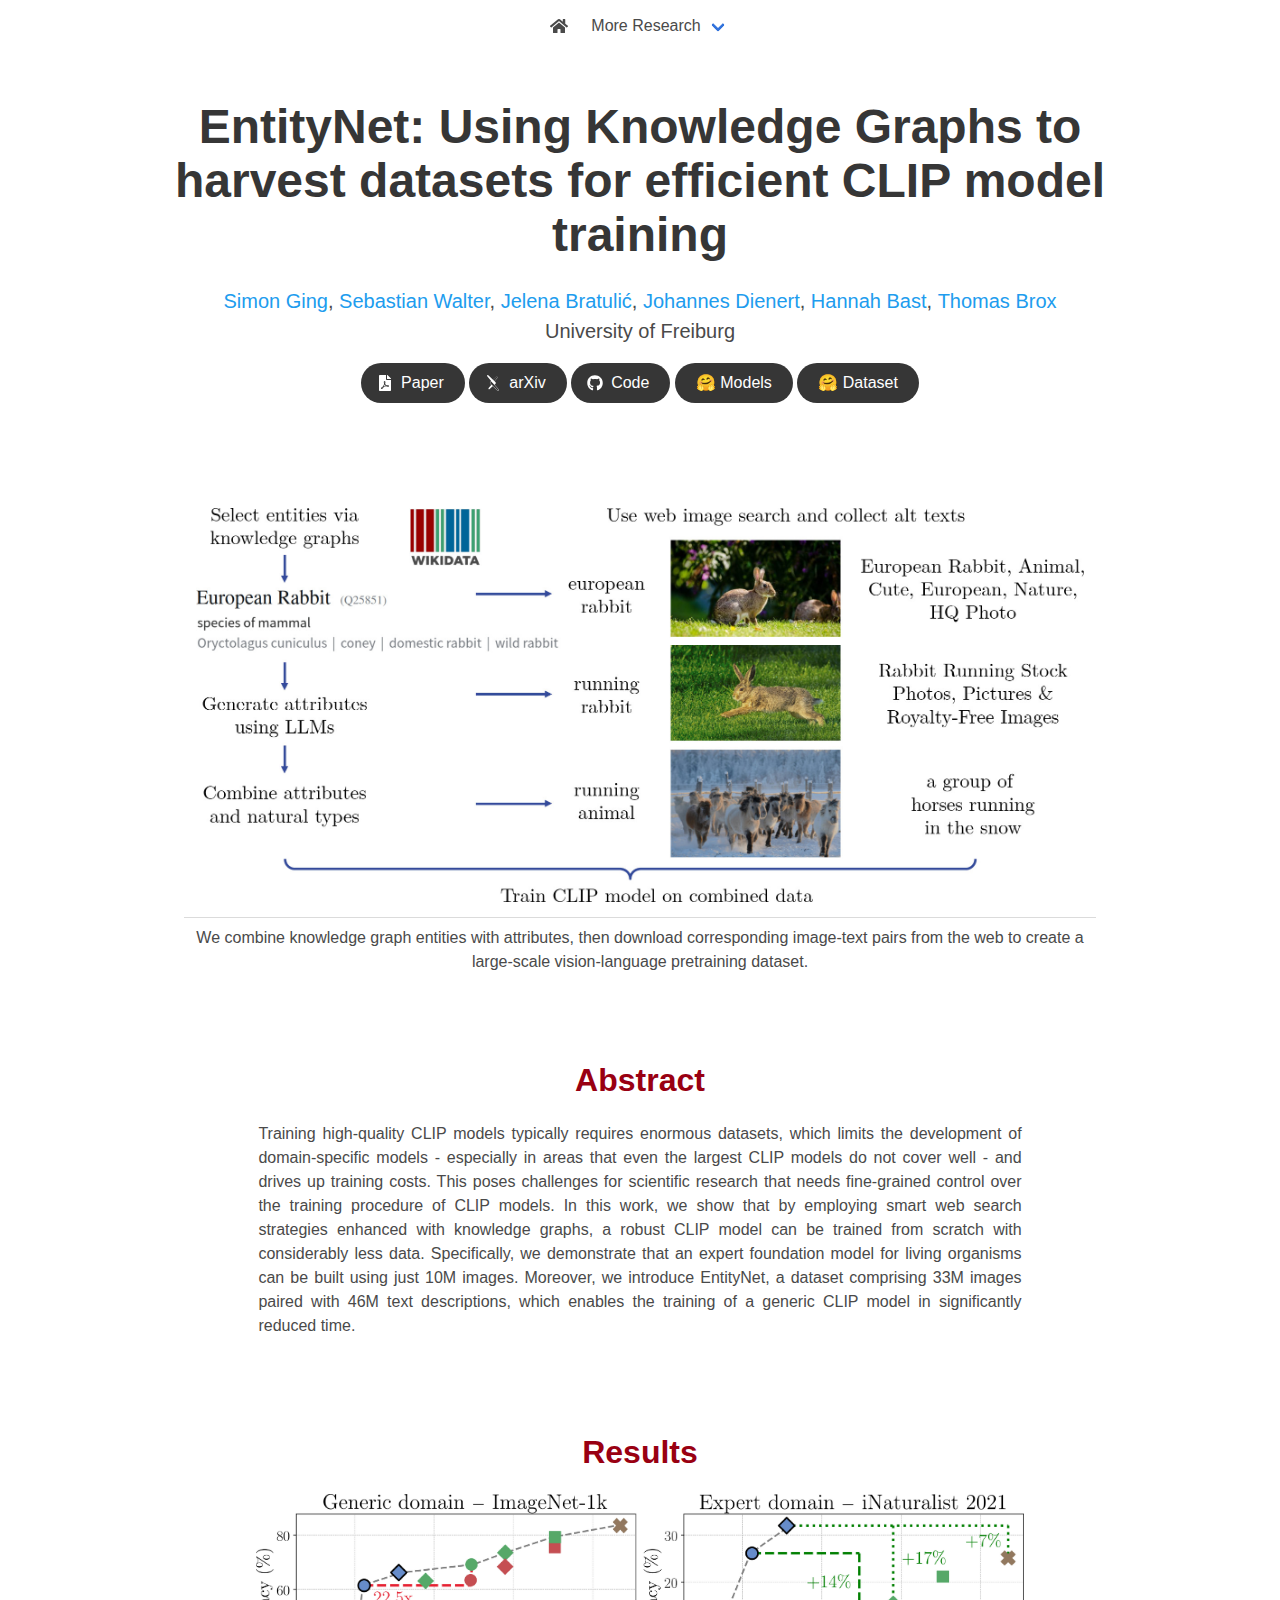
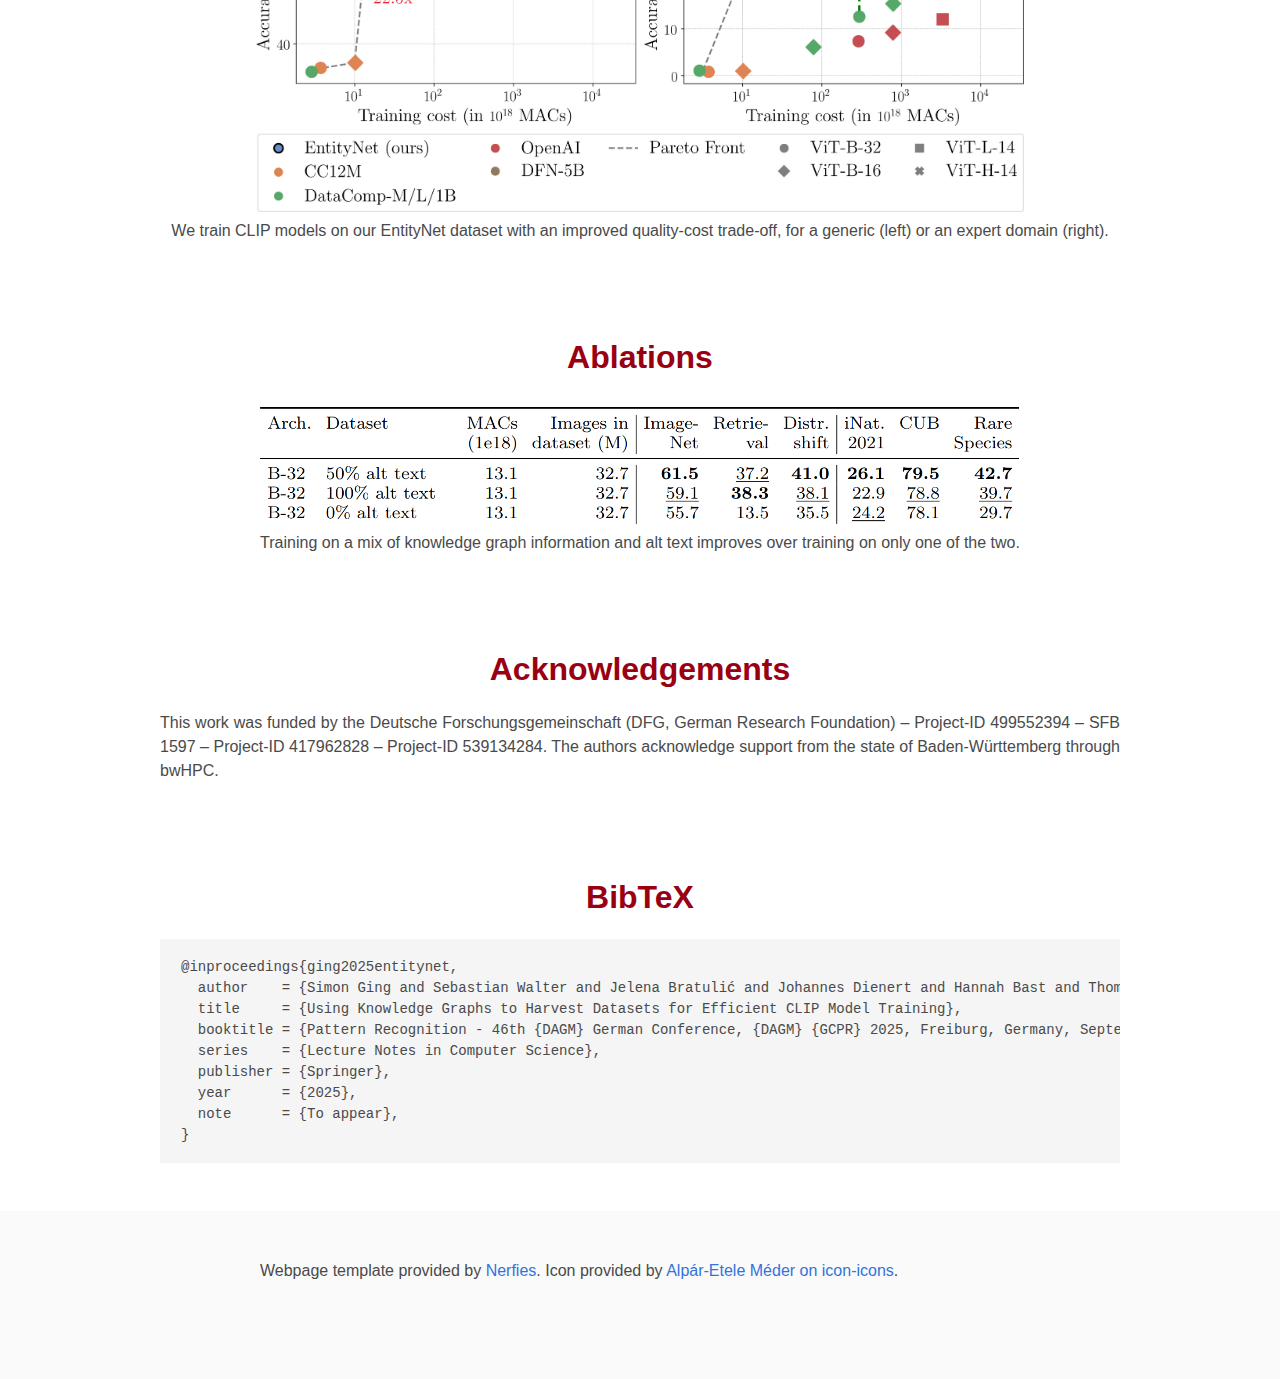
<file: index.html>
<!DOCTYPE html>
<html class="fontawesome-i2svg-active fontawesome-i2svg-complete ubymm idc0_343">
<head>
    <meta http-equiv="content-type" content="text/html; charset=UTF-8">
    <meta charset="utf-8">
    <meta name="description"
          content="Using Knowledge Graphs to harvest datasets for efficient CLIP model training">
    <meta name="keywords" content="Keywords">
    <meta name="viewport" content="width=device-width, initial-scale=1">
    <title>EntityNet</title>

    <link rel="icon" href="bunny.ico" type="image/x-icon">

    <link rel="stylesheet" href="svgstuff.css">
    <link rel="stylesheet" href="bulma.min.css">
    <link rel="stylesheet" href="bulma-carousel.min.css">
    <link rel="stylesheet" href="bulma-slider.min.css">
    <link rel="stylesheet" href="fontawesome.all.min.css">
    <link rel="stylesheet" href="academicons.min.css">
    <link rel="stylesheet" href="projects.css">

    <script src="jquery.min.js"></script>
    <script src="main.js"></script>
    <script src="ViewSDKInterface.js"></script>
    <script defer="defer" src="fontawesome.all.min.js"></script>
    <script src="bulma-carousel.min.js"></script>
    <script src="bulma-slider.min.js"></script>
    <script src="projects.js"></script>
    <style>.ViewSDK_hideOverflow {
        overflow: hidden;
    }</style>
    <style>.ViewSDK_parentRelativeWidth {
        width: 100%;
    }</style>
    <style>.ViewSDK_viewportRelativeWidth {
        width: 100vw;
    }</style>
    <style>.ViewSDK_parentRelativeHeight {
        height: 100%;
    }</style>
    <style>.ViewSDK_viewportRelativeHeight {
        height: 100vh;
    }</style>
    <style>.ViewSDK_fullScreenPDFViewer {
        width: 100vw !important;
        height: 100vh !important;
        max-width: 100vw !important;
        max-height: 100vh !important;
        position: fixed;
        top: 0;
        left: 0;
        z-index: 99999;
        margin: 0 !important;
        padding: 0 !important;
        border: none !important;
    }</style>
    <style>:root {
        --ViewSDK-mobile-viewport-height: 1vh;
    }</style>
    <style>.ViewSDK_fullScreenPDFViewerMobile {
        width: 100vw !important;
        height: calc(100 * var(--ViewSDK-mobile-viewport-height)) !important;
        max-width: 100vw !important;
        max-height: calc(100 * var(--ViewSDK-mobile-viewport-height)) !important;
        position: fixed;
        top: 0;
        left: 0;
        z-index: 99999;
        margin: 0 !important;
        padding: 0 !important;
        border: none !important;
    }</style>
    <style>.ViewSDK_hideOverflow {
        overflow: hidden;
    }</style>
    <style>.ViewSDK_parentRelativeWidth {
        width: 100%;
    }</style>
    <style>.ViewSDK_viewportRelativeWidth {
        width: 100vw;
    }</style>
    <style>.ViewSDK_parentRelativeHeight {
        height: 100%;
    }</style>
    <style>.ViewSDK_viewportRelativeHeight {
        height: 100vh;
    }</style>
    <style>.ViewSDK_fullScreenPDFViewer {
        width: 100vw !important;
        height: 100vh !important;
        max-width: 100vw !important;
        max-height: 100vh !important;
        position: fixed;
        top: 0;
        left: 0;
        z-index: 9999;
        margin: 0 !important;
        padding: 0 !important;
        border: none !important;
    }</style>
    <style>.ViewSDK_LBFullScreenPDFViewer {
        width: 100vw !important;
        height: 100vh !important;
        max-width: 100vw !important;
        max-height: 100vh !important;
        position: fixed;
        top: 0;
        left: 0;
        z-index: 10000;
        margin: 0 !important;
        padding: 0 !important;
        background-color: rgba(0, 0, 0, 0.2);
        border: none !important;
    }</style>
    <style>:root {
        --ViewSDK-mobile-viewport-height: 1vh;
    }</style>
    <style>.ViewSDK_fullScreenPDFViewerMobile {
        width: 100vw !important;
        height: calc(100 * var(--ViewSDK-mobile-viewport-height)) !important;
        max-width: 100vw !important;
        max-height: calc(100 * var(--ViewSDK-mobile-viewport-height)) !important;
        position: fixed;
        top: 0;
        left: 0;
        z-index: 9999;
        margin: 0 !important;
        padding: 0 !important;
        border: none !important;
    }</style>
    <style>.ViewSDK_LBLoader {
        position: absolute;
        left: 50%;
        top: 50%;
        z-index: 10000;
        border: 4px solid #f3f3f3;
        border-top: 4px solid #1473E6;
        width: 56px !important;
        height: 56px !important;
        margin: -32px 0 0 -32px;
        border-radius: 50%;
        -webkit-animation: lbSpin 2s linear infinite;
        animation: lbSpin 2s linear infinite;
    }

    @-webkit-keyframes lbSpin {
        0% {
            -webkit-transform: rotate(0deg);
        }
        100% {
            -webkit-transform: rotate(360deg);
        }
    }

    @keyframes lbSpin {
        0% {
            transform: rotate(0deg);
        }
        100% {
            transform: rotate(360deg);
        }
    }</style>
</head>
<body>

<!-- =========================================================================================== -->
<!-- =========================================================================================== -->
<!-- =========================================================================================== -->
<!-- =========================================================================================== -->
<!-- =========================================================================================== -->
<nav class="navbar" role="navigation" aria-label="main navigation">
    <div class="navbar-brand">
        <a role="button" class="navbar-burger" aria-label="menu" aria-expanded="false">
            <span aria-hidden="true"></span>
            <span aria-hidden="true"></span>
            <span aria-hidden="true"></span>
        </a>
    </div>
    <div class="navbar-menu">
        <div class="navbar-start" style="flex-grow: 1; justify-content: center;">
            <a class="navbar-item" href="https://keunhong.com">
      <span class="icon">
          <svg class="svg-inline--fa fa-home fa-w-18" aria-hidden="true" focusable="false"
               data-prefix="fas" data-icon="home" role="img" xmlns="http://www.w3.org/2000/svg"
               viewBox="0 0 576 512" data-fa-i2svg=""><path fill="currentColor"
                                                            d="M280.37 148.26L96 300.11V464a16 16 0 0 0 16 16l112.06-.29a16 16 0 0 0 15.92-16V368a16 16 0 0 1 16-16h64a16 16 0 0 1 16 16v95.64a16 16 0 0 0 16 16.05L464 480a16 16 0 0 0 16-16V300L295.67 148.26a12.19 12.19 0 0 0-15.3 0zM571.6 251.47L488 182.56V44.05a12 12 0 0 0-12-12h-56a12 12 0 0 0-12 12v72.61L318.47 43a48 48 0 0 0-61 0L4.34 251.47a12 12 0 0 0-1.6 16.9l25.5 31A12 12 0 0 0 45.15 301l235.22-193.74a12.19 12.19 0 0 1 15.3 0L530.9 301a12 12 0 0 0 16.9-1.6l25.5-31a12 12 0 0 0-1.7-16.93z"></path></svg>
          <!-- <i class="fas fa-home"></i> Font Awesome fontawesome.com -->
      </span>
            </a>

            <div class="navbar-item has-dropdown is-hoverable">
                <a class="navbar-link">
                    More Research
                </a>
                <div class="navbar-dropdown">
                    <a class="navbar-item" href="https://github.com/lmb-freiburg/ovqa" target="_blank">
                        Open-ended Visual Question Answering
                    </a>
                    <a class="navbar-item" href="https://ovad-benchmark.github.io/" target="_blank">
                        Open Vocabulary Attribute Detection
                    </a>
                    <a class="navbar-item" href="https://github.com/simon-ging/coot-videotext" target="_blank">
                        Cooperative Hierarchical Transformer
                    </a>

                </div>
            </div>
        </div>

    </div>
</nav>
<section class="hero">
    <div class="hero-body">
        <div class="container is-max-desktop">
            <div class="columns is-centered">
                <div class="column has-text-centered">
                    <h1 class="title is-1 publication-title">EntityNet: Using Knowledge Graphs to
                        harvest datasets for efficient CLIP model training</h1>
                    <div class="is-size-5 publication-authors">
                        <span class="author-block"><a href="https://ging.ai/">Simon Ging</a>,</span>
                        <span class="author-block"><a href="https://github.com/bastiscode">Sebastian Walter</a>, </span>
                        <span class="author-block"><a
                                href="https://lmb.informatik.uni-freiburg.de/people/bratulic/">Jelena Bratulić</a>, </span>
                        <span class="author-block"><a
                                href="https://lmb.informatik.uni-freiburg.de/people/dienertj/">Johannes Dienert</a>, </span>
                        <span class="author-block"><a href="https://github.com/hannahbast"> Hannah Bast</a>, </span>
                        <span class="author-block"><a
                                href="https://lmb.informatik.uni-freiburg.de/people/brox/">Thomas Brox</a></span>
                    </div>
                    <div class="is-size-5 publication-authors">
                        University of Freiburg
                    </div>
                    <div class="column has-text-centered">
                        <div class="publication-links">
                            <!-- PDF Link. FIXME Put arxiv-->
                            <span class="link-block">
                <a href="https://arxiv.org/pdf/2505.02746"
                   class="external-link button is-normal is-rounded is-dark" target="_blank">
                  <span class="icon">
                    <svg class="svg-inline--fa fa-file-pdf fa-w-12" aria-hidden="true"
                         focusable="false" data-prefix="fas" data-icon="file-pdf" role="img"
                         xmlns="http://www.w3.org/2000/svg" viewBox="0 0 384 512" data-fa-i2svg=""><path
                            fill="currentColor"
                            d="M181.9 256.1c-5-16-4.9-46.9-2-46.9 8.4 0 7.6 36.9 2 46.9zm-1.7 47.2c-7.7 20.2-17.3 43.3-28.4 62.7 18.3-7 39-17.2 62.9-21.9-12.7-9.6-24.9-23.4-34.5-40.8zM86.1 428.1c0 .8 13.2-5.4 34.9-40.2-6.7 6.3-29.1 24.5-34.9 40.2zM248 160h136v328c0 13.3-10.7 24-24 24H24c-13.3 0-24-10.7-24-24V24C0 10.7 10.7 0 24 0h200v136c0 13.2 10.8 24 24 24zm-8 171.8c-20-12.2-33.3-29-42.7-53.8 4.5-18.5 11.6-46.6 6.2-64.2-4.7-29.4-42.4-26.5-47.8-6.8-5 18.3-.4 44.1 8.1 77-11.6 27.6-28.7 64.6-40.8 85.8-.1 0-.1.1-.2.1-27.1 13.9-73.6 44.5-54.5 68 5.6 6.9 16 10 21.5 10 17.9 0 35.7-18 61.1-61.8 25.8-8.5 54.1-19.1 79-23.2 21.7 11.8 47.1 19.5 64 19.5 29.2 0 31.2-32 19.7-43.4-13.9-13.6-54.3-9.7-73.6-7.2zM377 105L279 7c-4.5-4.5-10.6-7-17-7h-6v128h128v-6.1c0-6.3-2.5-12.4-7-16.9zm-74.1 255.3c4.1-2.7-2.5-11.9-42.8-9 37.1 15.8 42.8 9 42.8 9z"></path></svg>
                      <!-- <i class="fas fa-file-pdf"></i> Font Awesome fontawesome.com -->
                  </span>
                  <span>Paper</span>
                </a>
              </span>
                            <span class="link-block">
                  <a href="https://arxiv.org/abs/2505.02746"
                     class="external-link button is-normal is-rounded is-dark" target="_blank">
                  <span class="icon">
                      <img src="arxiv-logomark-small-white.svg" alt="arXiv"
                           style="height:1em; width:auto;">
                  </span>
                  <span>arXiv</span>
                </a>
              </span>
                            <!-- Code Link. -->
                            <span class="link-block">
                <a href="https://github.com/lmb-freiburg/entitynet"
                   class="external-link button is-normal is-rounded is-dark" target="_blank">
                  <span class="icon">
                      <svg class="svg-inline--fa fa-github fa-w-16" aria-hidden="true"
                           focusable="false" data-prefix="fab" data-icon="github" role="img"
                           xmlns="http://www.w3.org/2000/svg" viewBox="0 0 496 512"
                           data-fa-i2svg=""><path fill="currentColor"
                                                  d="M165.9 397.4c0 2-2.3 3.6-5.2 3.6-3.3.3-5.6-1.3-5.6-3.6 0-2 2.3-3.6 5.2-3.6 3-.3 5.6 1.3 5.6 3.6zm-31.1-4.5c-.7 2 1.3 4.3 4.3 4.9 2.6 1 5.6 0 6.2-2s-1.3-4.3-4.3-5.2c-2.6-.7-5.5.3-6.2 2.3zm44.2-1.7c-2.9.7-4.9 2.6-4.6 4.9.3 2 2.9 3.3 5.9 2.6 2.9-.7 4.9-2.6 4.6-4.6-.3-1.9-3-3.2-5.9-2.9zM244.8 8C106.1 8 0 113.3 0 252c0 110.9 69.8 205.8 169.5 239.2 12.8 2.3 17.3-5.6 17.3-12.1 0-6.2-.3-40.4-.3-61.4 0 0-70 15-84.7-29.8 0 0-11.4-29.1-27.8-36.6 0 0-22.9-15.7 1.6-15.4 0 0 24.9 2 38.6 25.8 21.9 38.6 58.6 27.5 72.9 20.9 2.3-16 8.8-27.1 16-33.7-55.9-6.2-112.3-14.3-112.3-110.5 0-27.5 7.6-41.3 23.6-58.9-2.6-6.5-11.1-33.3 2.6-67.9 20.9-6.5 69 27 69 27 20-5.6 41.5-8.5 62.8-8.5s42.8 2.9 62.8 8.5c0 0 48.1-33.6 69-27 13.7 34.7 5.2 61.4 2.6 67.9 16 17.7 25.8 31.5 25.8 58.9 0 96.5-58.9 104.2-114.8 110.5 9.2 7.9 17 22.9 17 46.4 0 33.7-.3 75.4-.3 83.6 0 6.5 4.6 14.4 17.3 12.1C428.2 457.8 496 362.9 496 252 496 113.3 383.5 8 244.8 8zM97.2 352.9c-1.3 1-1 3.3.7 5.2 1.6 1.6 3.9 2.3 5.2 1 1.3-1 1-3.3-.7-5.2-1.6-1.6-3.9-2.3-5.2-1zm-10.8-8.1c-.7 1.3.3 2.9 2.3 3.9 1.6 1 3.6.7 4.3-.7.7-1.3-.3-2.9-2.3-3.9-2-.6-3.6-.3-4.3.7zm32.4 35.6c-1.6 1.3-1 4.3 1.3 6.2 2.3 2.3 5.2 2.6 6.5 1 1.3-1.3.7-4.3-1.3-6.2-2.2-2.3-5.2-2.6-6.5-1zm-11.4-14.7c-1.6 1-1.6 3.6 0 5.9 1.6 2.3 4.3 3.3 5.6 2.3 1.6-1.3 1.6-3.9 0-6.2-1.4-2.3-4-3.3-5.6-2z"></path></svg>
                      <!-- <i class="fab fa-github"></i> Font Awesome fontawesome.com -->
                  </span>
                  <span>Code</span>
                  </a>
              </span>
                            <!-- Demo Link. -->
                            <span class="link-block">
                <a href="https://huggingface.co/collections/lmb-freiburg/entitynet-6810b98ea9288fef9b6c09ca"
                   class="external-link button is-normal is-rounded is-dark" target="_blank">
                   <span>🤗 Models</span>
                  </a>
              </span>
                            <!-- Demo Link. -->
                            <span class="link-block">
                <a href="https://huggingface.co/datasets/lmb-freiburg/entitynet"
                   class="external-link button is-normal is-rounded is-dark" target="_blank">
                   <span>🤗 Dataset</span>
                  </a>
              </span>
                        </div>

                    </div>
                </div>
            </div>
        </div>
    </div>
</section>

<section class="hero teaser">  <!-- style="background: #f5f5f5;">-->
    <div class="container is-max-desktop" style="width: 100%;">
        <div class="hero-body" style="padding-bottom: 2rem; padding-top: 2rem;">
            <div class="content has-text-justified">
                <table style="width: 100%; text-align: center;">
                    <tbody>
                    <tr>
                        <td>
                            <img src="dataset.jpg" alt="Method">
                        </td>
                    </tr>
                    <tr>
                        <td>We combine knowledge graph entities with attributes,
                            then download corresponding image-text pairs from the web to
                            create a large-scale
                            vision-language pretraining dataset.
                        </td>
                    </tr>
                    </tbody>
                </table>
            </div>
        </div>
    </div>
</section>


<section class="section" style="padding-top: 3rem;">
    <div class="container is-max-desktop">
        <!-- Abstract. -->
        <div class="columns is-centered has-text-centered">
            <div class="column is-four-fifths">
                <h2 class="title is-3">Abstract</h2>
                <div class="content has-text-justified">
                    <p>Training high-quality CLIP models typically requires enormous datasets,
                        which limits the development of domain-specific models - especially in areas
                        that even the largest CLIP models do not cover well - and drives up training
                        costs. This poses challenges for scientific research that needs fine-grained
                        control over the training procedure of CLIP models. In this work, we show
                        that by employing smart web search strategies enhanced with knowledge
                        graphs, a robust CLIP model can be trained from scratch with considerably
                        less data. Specifically, we demonstrate that an expert foundation model for
                        living organisms can be built using just 10M images. Moreover, we introduce
                        EntityNet, a dataset comprising 33M images paired with 46M text
                        descriptions, which enables the training of a generic CLIP model in
                        significantly reduced time.</p>
                </div>
            </div>
        </div>
        <!--/ Abstract. -->
    </div>
</section>

<section class="section" style="padding-top: 3rem;">
    <div class="container is-max-desktop">
        <div class="columns is-centered">
            <div class="column is-full-width has-text-centered">
                <h2 class="title is-3">Results</h2>
                <div class="content has-text-centered">
                    <img src="results.jpg" alt="EntityNet results" class="img-responsive-80">
                    <p>
                        We train CLIP models on our EntityNet dataset with an
                        improved quality-cost trade-off, for a generic (left) or an expert domain
                        (right).
                    </p>
                </div>
            </div>
        </div>
    </div>
</section>

<section class="section" style="padding-top: 3rem;">
    <div class="container is-max-desktop">
        <div class="columns is-centered">
            <div class="column is-full-width has-text-centered">
                <h2 class="title is-3">Ablations</h2>
                <div class="content has-text-centered">
                    <img src="ablation.png" alt="Ablations" class="img-responsive-80">
                    <p>
                        Training on a mix of knowledge graph information and alt text
                        improves over training on only one of the two.
                    </p>
                </div>
            </div>
        </div>
    </div>
</section>

<section class="section" style="padding-top: 3rem;">
    <div class="container is-max-desktop">
        <div class="columns is-centered has-text-centered">
            <div class="column">
                <h2 class="title is-3">Acknowledgements</h2>
                <div class="content has-text-justified">
                    <p>    This work was funded by the Deutsche Forschungsgemeinschaft (DFG, German Research Foundation)
                        – Project-ID 499552394 – SFB 1597 – Project-ID
                        417962828 – Project-ID 539134284. The authors acknowledge support from the
                        state of Baden-Württemberg through bwHPC.</p>
                </div>
            </div>
        </div>
    </div>
</section>

<section class="section" style="padding-top: 3rem;">
    <div class="container is-max-desktop">
        <div class="columns is-centered has-text-centered">
            <div class="column is-full">
                <h2 class="title is-3">BibTeX</h2>
                <div class="content has-text-justified">
        <pre><code>@inproceedings{ging2025entitynet,
  author    = {Simon Ging and Sebastian Walter and Jelena Bratulić and Johannes Dienert and Hannah Bast and Thomas Brox},
  title     = {Using Knowledge Graphs to Harvest Datasets for Efficient CLIP Model Training},
  booktitle = {Pattern Recognition - 46th {DAGM} German Conference, {DAGM} {GCPR} 2025, Freiburg, Germany, September 23-26, 2025, Proceedings), 2025},
  series    = {Lecture Notes in Computer Science},
  publisher = {Springer},
  year      = {2025},
  note      = {To appear},
}</code></pre>
                </div>
<!--            </div>-->
        </div>
    </div>
</section>

<footer class="footer">
    <div class="container">
        <div class="columns is-centered">
            <div class="column is-8">
                <div class="content">
                    <p>
                        Webpage template provided by <a rel="license" href="https://nerfies.github.io/">Nerfies</a>.
                        Icon provided by <a rel="license" href="https://icon-icons.com/icon/rabit-bunny-easter-animal/219618">
                        Alpár-Etele Méder on icon-icons</a>.
                    </p>
                </div>
            </div>
        </div>
    </div>
</footer>

<script src="flickity.pkgd.min.js"></script>


</body>
</html>
</file>
<file: svgstuff.css>
svg:not(:root).svg-inline--fa {
    overflow: visible
}

.svg-inline--fa {
    display: inline-block;
    font-size: inherit;
    height: 1em;
    overflow: visible;
    vertical-align: -.125em
}

.svg-inline--fa.fa-lg {
    vertical-align: -.225em
}

.svg-inline--fa.fa-w-1 {
    width: .0625em
}

.svg-inline--fa.fa-w-2 {
    width: .125em
}

.svg-inline--fa.fa-w-3 {
    width: .1875em
}

.svg-inline--fa.fa-w-4 {
    width: .25em
}

.svg-inline--fa.fa-w-5 {
    width: .3125em
}

.svg-inline--fa.fa-w-6 {
    width: .375em
}

.svg-inline--fa.fa-w-7 {
    width: .4375em
}

.svg-inline--fa.fa-w-8 {
    width: .5em
}

.svg-inline--fa.fa-w-9 {
    width: .5625em
}

.svg-inline--fa.fa-w-10 {
    width: .625em
}

.svg-inline--fa.fa-w-11 {
    width: .6875em
}

.svg-inline--fa.fa-w-12 {
    width: .75em
}

.svg-inline--fa.fa-w-13 {
    width: .8125em
}

.svg-inline--fa.fa-w-14 {
    width: .875em
}

.svg-inline--fa.fa-w-15 {
    width: .9375em
}

.svg-inline--fa.fa-w-16 {
    width: 1em
}

.svg-inline--fa.fa-w-17 {
    width: 1.0625em
}

.svg-inline--fa.fa-w-18 {
    width: 1.125em
}

.svg-inline--fa.fa-w-19 {
    width: 1.1875em
}

.svg-inline--fa.fa-w-20 {
    width: 1.25em
}

.svg-inline--fa.fa-pull-left {
    margin-right: .3em;
    width: auto
}

.svg-inline--fa.fa-pull-right {
    margin-left: .3em;
    width: auto
}

.svg-inline--fa.fa-border {
    height: 1.5em
}

.svg-inline--fa.fa-li {
    width: 2em
}

.svg-inline--fa.fa-fw {
    width: 1.25em
}

.fa-layers svg.svg-inline--fa {
    bottom: 0;
    left: 0;
    margin: auto;
    position: absolute;
    right: 0;
    top: 0
}

.fa-layers {
    display: inline-block;
    height: 1em;
    position: relative;
    text-align: center;
    vertical-align: -.125em;
    width: 1em
}

.fa-layers svg.svg-inline--fa {
    -webkit-transform-origin: center center;
    transform-origin: center center
}

.fa-layers-counter, .fa-layers-text {
    display: inline-block;
    position: absolute;
    text-align: center
}

.fa-layers-text {
    left: 50%;
    top: 50%;
    -webkit-transform: translate(-50%, -50%);
    transform: translate(-50%, -50%);
    -webkit-transform-origin: center center;
    transform-origin: center center
}

.fa-layers-counter {
    background-color: #ff253a;
    border-radius: 1em;
    -webkit-box-sizing: border-box;
    box-sizing: border-box;
    color: #fff;
    height: 1.5em;
    line-height: 1;
    max-width: 5em;
    min-width: 1.5em;
    overflow: hidden;
    padding: .25em;
    right: 0;
    text-overflow: ellipsis;
    top: 0;
    -webkit-transform: scale(.25);
    transform: scale(.25);
    -webkit-transform-origin: top right;
    transform-origin: top right
}

.fa-layers-bottom-right {
    bottom: 0;
    right: 0;
    top: auto;
    -webkit-transform: scale(.25);
    transform: scale(.25);
    -webkit-transform-origin: bottom right;
    transform-origin: bottom right
}

.fa-layers-bottom-left {
    bottom: 0;
    left: 0;
    right: auto;
    top: auto;
    -webkit-transform: scale(.25);
    transform: scale(.25);
    -webkit-transform-origin: bottom left;
    transform-origin: bottom left
}

.fa-layers-top-right {
    right: 0;
    top: 0;
    -webkit-transform: scale(.25);
    transform: scale(.25);
    -webkit-transform-origin: top right;
    transform-origin: top right
}

.fa-layers-top-left {
    left: 0;
    right: auto;
    top: 0;
    -webkit-transform: scale(.25);
    transform: scale(.25);
    -webkit-transform-origin: top left;
    transform-origin: top left
}

.fa-lg {
    font-size: 1.3333333333em;
    line-height: .75em;
    vertical-align: -.0667em
}

.fa-xs {
    font-size: .75em
}

.fa-sm {
    font-size: .875em
}

.fa-1x {
    font-size: 1em
}

.fa-2x {
    font-size: 2em
}

.fa-3x {
    font-size: 3em
}

.fa-4x {
    font-size: 4em
}

.fa-5x {
    font-size: 5em
}

.fa-6x {
    font-size: 6em
}

.fa-7x {
    font-size: 7em
}

.fa-8x {
    font-size: 8em
}

.fa-9x {
    font-size: 9em
}

.fa-10x {
    font-size: 10em
}

.fa-fw {
    text-align: center;
    width: 1.25em
}

.fa-ul {
    list-style-type: none;
    margin-left: 2.5em;
    padding-left: 0
}

.fa-ul > li {
    position: relative
}

.fa-li {
    left: -2em;
    position: absolute;
    text-align: center;
    width: 2em;
    line-height: inherit
}

.fa-border {
    border: solid .08em #eee;
    border-radius: .1em;
    padding: .2em .25em .15em
}

.fa-pull-left {
    float: left
}

.fa-pull-right {
    float: right
}

.fa.fa-pull-left, .fab.fa-pull-left, .fal.fa-pull-left, .far.fa-pull-left, .fas.fa-pull-left {
    margin-right: .3em
}

.fa.fa-pull-right, .fab.fa-pull-right, .fal.fa-pull-right, .far.fa-pull-right, .fas.fa-pull-right {
    margin-left: .3em
}

.fa-spin {
    -webkit-animation: fa-spin 2s infinite linear;
    animation: fa-spin 2s infinite linear
}

.fa-pulse {
    -webkit-animation: fa-spin 1s infinite steps(8);
    animation: fa-spin 1s infinite steps(8)
}

@-webkit-keyframes fa-spin {
    0% {
        -webkit-transform: rotate(0);
        transform: rotate(0)
    }
    100% {
        -webkit-transform: rotate(360deg);
        transform: rotate(360deg)
    }
}

@keyframes fa-spin {
    0% {
        -webkit-transform: rotate(0);
        transform: rotate(0)
    }
    100% {
        -webkit-transform: rotate(360deg);
        transform: rotate(360deg)
    }
}

.fa-rotate-90 {
    -webkit-transform: rotate(90deg);
    transform: rotate(90deg)
}

.fa-rotate-180 {
    -webkit-transform: rotate(180deg);
    transform: rotate(180deg)
}

.fa-rotate-270 {
    -webkit-transform: rotate(270deg);
    transform: rotate(270deg)
}

.fa-flip-horizontal {
    -webkit-transform: scale(-1, 1);
    transform: scale(-1, 1)
}

.fa-flip-vertical {
    -webkit-transform: scale(1, -1);
    transform: scale(1, -1)
}

.fa-flip-both, .fa-flip-horizontal.fa-flip-vertical {
    -webkit-transform: scale(-1, -1);
    transform: scale(-1, -1)
}

:root .fa-flip-both, :root .fa-flip-horizontal, :root .fa-flip-vertical, :root .fa-rotate-180, :root .fa-rotate-270, :root .fa-rotate-90 {
    -webkit-filter: none;
    filter: none
}

.fa-stack {
    display: inline-block;
    height: 2em;
    position: relative;
    width: 2.5em
}

.fa-stack-1x, .fa-stack-2x {
    bottom: 0;
    left: 0;
    margin: auto;
    position: absolute;
    right: 0;
    top: 0
}

.svg-inline--fa.fa-stack-1x {
    height: 1em;
    width: 1.25em
}

.svg-inline--fa.fa-stack-2x {
    height: 2em;
    width: 2.5em
}

.fa-inverse {
    color: #fff
}

.sr-only {
    border: 0;
    clip: rect(0, 0, 0, 0);
    height: 1px;
    margin: -1px;
    overflow: hidden;
    padding: 0;
    position: absolute;
    width: 1px
}

.sr-only-focusable:active, .sr-only-focusable:focus {
    clip: auto;
    height: auto;
    margin: 0;
    overflow: visible;
    position: static;
    width: auto
}

.svg-inline--fa .fa-primary {
    fill: var(--fa-primary-color, currentColor);
    opacity: 1;
    opacity: var(--fa-primary-opacity, 1)
}

.svg-inline--fa .fa-secondary {
    fill: var(--fa-secondary-color, currentColor);
    opacity: .4;
    opacity: var(--fa-secondary-opacity, .4)
}

.svg-inline--fa.fa-swap-opacity .fa-primary {
    opacity: .4;
    opacity: var(--fa-secondary-opacity, .4)
}

.svg-inline--fa.fa-swap-opacity .fa-secondary {
    opacity: 1;
    opacity: var(--fa-primary-opacity, 1)
}

.svg-inline--fa mask .fa-primary, .svg-inline--fa mask .fa-secondary {
    fill: #000
}

.fad.fa-inverse {
    color: #fff
}
</file>
<file: projects.css>
h2.title.is-3 {
    color: #990012;
}

/* Responsive image: 100% width on <=800px, 80% on >800px */
.img-responsive-80 {
    width: 100%;
    height: auto;
}
@media (min-width: 801px) {
    .img-responsive-80 {
        width: 80%;
    }
}

.img-responsive-70 {
    width: 100%;
    height: auto;
}
@media (min-width: 801px) {
    .img-responsive-70 {
        width: 70%;
    }
}

body {
}


.footer .icon-link {
    font-size: 25px;
    color: #000;
}

.link-block a {
    margin-top: 5px;
    margin-bottom: 5px;
}

.dnerf {
  font-variant: small-caps;
}


.teaser .hero-body {
  padding-top: 0;
  padding-bottom: 3rem;
}

.teaser {
}


.publication-title {
}

.publication-banner {
  max-height: parent;

}

.publication-banner video {
  position: relative;
  left: auto;
  top: auto;
  transform: none;
  object-fit: fit;
}

.publication-header .hero-body {
}

.publication-title {
}

.publication-authors {
}

.publication-venue {
    color: #555;
    width: fit-content;
    font-weight: bold;
}

.publication-awards {
    color: #ff3860;
    width: fit-content;
    font-weight: bolder;
}

.publication-authors {
}

.publication-authors a {
   color: hsl(204, 86%, 53%) !important;
}

.publication-authors a:hover {
    text-decoration: underline;
}

.author-block {
  display: inline-block;
}

.publication-banner img {
}

.publication-authors {
  /*color: #4286f4;*/
}

.publication-video {
    position: relative;
    width: 100%;
    height: 0;
    padding-bottom: 56.25%;

    overflow: hidden;
    border-radius: 10px !important;
}

.publication-video iframe {
    position: absolute;
    top: 0;
    left: 0;
    width: 100%;
    height: 100%;
}

.publication-body img {
}

.results-carousel {
  overflow: hidden;
}

.results-carousel .item {
  margin: 5px;
  overflow: hidden;
  padding: 20px;
  font-size: 0;
}

.results-carousel video {
  margin: 0;
}

.slider-pagination .slider-page {
  background: #000000;
}

.eql-cntrb { 
  font-size: smaller;
}
</file>
<file: academicons.min.css>
@font-face {font-family: 'Academicons';font-style: normal;font-weight: 400;font-display: block;src:url('../fonts/academicons.eot');src:url('../fonts/academicons.eot') format('embedded-opentype'), url('../fonts/academicons.ttf') format('truetype'), url('../fonts/academicons.woff') format('woff'), url('../fonts/academicons.svg') format('svg');}.ai {font-family: 'Academicons';font-weight: 400;-moz-osx-font-smoothing: grayscale;-webkit-font-smoothing: antialiased;display: inline-block;font-style: normal;font-variant: normal;text-rendering: auto;line-height: 1;}.ai-academia:before {content: "\e9af";}.ai-academia-square:before {content: "\e93d";}.ai-acclaim:before {content: "\e92e";}.ai-acclaim-square:before {content: "\e93a";}.ai-acm:before {content: "\e93c";}.ai-acm-square:before {content: "\e95d";}.ai-acmdl:before {content: "\e96a";}.ai-acmdl-square:before {content: "\e9d3";}.ai-ads:before {content: "\e9cb";}.ai-ads-square:before {content: "\e94a";}.ai-africarxiv:before {content: "\e91b";}.ai-africarxiv-square:before {content: "\e90b";}.ai-archive:before {content: "\e955";}.ai-archive-square:before {content: "\e956";}.ai-arxiv:before {content: "\e974";}.ai-arxiv-square:before {content: "\e9a6";}.ai-biorxiv:before {content: "\e9a2";}.ai-biorxiv-square:before {content: "\e98b";}.ai-ceur:before {content: "\e96d";}.ai-ceur-square:before {content: "\e92f";}.ai-ciencia-vitae:before {content: "\e912";}.ai-ciencia-vitae-square:before {content: "\e913";}.ai-clarivate:before {content: "\e924";}.ai-clarivate-square:before {content: "\e925";}.ai-closed-access:before {content: "\e942";}.ai-closed-access-square:before {content: "\e943";}.ai-conversation:before {content: "\e94c";}.ai-conversation-square:before {content: "\e915";}.ai-coursera:before {content: "\e95f";}.ai-coursera-square:before {content: "\e97f";}.ai-crossref:before {content: "\e918";}.ai-crossref-square:before {content: "\e919";}.ai-cv:before {content: "\e9a5";}.ai-cv-square:before {content: "\e90a";}.ai-datacite:before {content: "\e91c";}.ai-datacite-square:before {content: "\e91d";}.ai-dataverse:before {content: "\e9f7";}.ai-dataverse-square:before {content: "\e9e4";}.ai-dblp:before {content: "\e94f";}.ai-dblp-square:before {content: "\e93f";}.ai-depsy:before {content: "\e97a";}.ai-depsy-square:before {content: "\e94b";}.ai-doi:before {content: "\e97e";}.ai-doi-square:before {content: "\e98f";}.ai-dryad:before {content: "\e97c";}.ai-dryad-square:before {content: "\e98c";}.ai-elsevier:before {content: "\e961";}.ai-elsevier-square:before {content: "\e910";}.ai-figshare:before {content: "\e981";}.ai-figshare-square:before {content: "\e9e7";}.ai-google-scholar:before {content: "\e9d4";}.ai-google-scholar-square:before {content: "\e9f9";}.ai-hal:before {content: "\e92c";}.ai-hal-square:before {content: "\e92d";}.ai-hypothesis:before {content: "\e95a";}.ai-hypothesis-square:before {content: "\e95b";}.ai-ideas-repec:before {content: "\e9ed";}.ai-ideas-repec-square:before {content: "\e9f8";}.ai-ieee:before {content: "\e929";}.ai-ieee-square:before {content: "\e9b9";}.ai-impactstory:before {content: "\e9cf";}.ai-impactstory-square:before {content: "\e9aa";}.ai-inaturalist:before {content: "\e900";}.ai-inaturalist-square:before {content: "\e901";}.ai-inpn:before {content: "\e902";}.ai-inpn-square:before {content: "\e903";}.ai-inspire:before {content: "\e9e9";}.ai-inspire-square:before {content: "\e9fe";}.ai-isidore:before {content: "\e936";}.ai-isidore-square:before {content: "\e954";}.ai-isni:before {content: "\e957";}.ai-isni-square:before {content: "\e958";}.ai-jstor:before {content: "\e938";}.ai-jstor-square:before {content: "\e944";}.ai-lattes:before {content: "\e9b3";}.ai-lattes-square:before {content: "\e99c";}.ai-mathoverflow:before {content: "\e9f6";}.ai-mathoverflow-square:before {content: "\e97b";}.ai-mendeley:before {content: "\e9f0";}.ai-mendeley-square:before {content: "\e9f3";}.ai-moodle:before {content: "\e907";}.ai-moodle-square:before {content: "\e908";}.ai-mtmt:before {content: "\e950";}.ai-mtmt-square:before {content: "\e951";}.ai-nakala:before {content: "\e940";}.ai-nakala-square:before {content: "\e941";}.ai-obp:before {content: "\e92a";}.ai-obp-square:before {content: "\e92b";}.ai-open-access:before {content: "\e939";}.ai-open-access-square:before {content: "\e9f4";}.ai-open-data:before {content: "\e966";}.ai-open-data-square:before {content: "\e967";}.ai-open-materials:before {content: "\e968";}.ai-open-materials-square:before {content: "\e969";}.ai-openedition:before {content: "\e946";}.ai-openedition-square:before {content: "\e947";}.ai-orcid:before {content: "\e9d9";}.ai-orcid-square:before {content: "\e9c3";}.ai-osf:before {content: "\e9ef";}.ai-osf-square:before {content: "\e931";}.ai-overleaf:before {content: "\e914";}.ai-overleaf-square:before {content: "\e98d";}.ai-philpapers:before {content: "\e98a";}.ai-philpapers-square:before {content: "\e96f";}.ai-piazza:before {content: "\e99a";}.ai-piazza-square:before {content: "\e90c";}.ai-preregistered:before {content: "\e906";}.ai-preregistered-square:before {content: "\e96b";}.ai-protocols:before {content: "\e952";}.ai-protocols-square:before {content: "\e953";}.ai-psyarxiv:before {content: "\e90e";}.ai-psyarxiv-square:before {content: "\e90f";}.ai-publons:before {content: "\e937";}.ai-publons-square:before {content: "\e94e";}.ai-pubmed:before {content: "\e99f";}.ai-pubmed-square:before {content: "\e97d";}.ai-pubpeer:before {content: "\e922";}.ai-pubpeer-square:before {content: "\e923";}.ai-researcherid:before {content: "\e91a";}.ai-researcherid-square:before {content: "\e95c";}.ai-researchgate:before {content: "\e95e";}.ai-researchgate-square:before {content: "\e99e";}.ai-ror:before {content: "\e948";}.ai-ror-square:before {content: "\e949";}.ai-sci-hub:before {content: "\e959";}.ai-sci-hub-square:before {content: "\e905";}.ai-scirate:before {content: "\e98e";}.ai-scirate-square:before {content: "\e99d";}.ai-scopus:before {content: "\e91e";}.ai-scopus-square:before {content: "\e91f";}.ai-semantic-scholar:before {content: "\e96e";}.ai-semantic-scholar-square:before {content: "\e96c";}.ai-springer:before {content: "\e928";}.ai-springer-square:before {content: "\e99b";}.ai-ssrn:before {content: "\e916";}.ai-ssrn-square:before {content: "\e917";}.ai-stackoverflow:before {content: "\e920";}.ai-stackoverflow-square:before {content: "\e921";}.ai-viaf:before {content: "\e933";}.ai-viaf-square:before {content: "\e934";}.ai-wiley:before {content: "\e926";}.ai-wiley-square:before {content: "\e927";}.ai-zenodo:before {content: "\e911";}.ai-zenodo-square:before {content: "\e904";}.ai-zotero:before {content: "\e962";}.ai-zotero-square:before {content: "\e932";}.ai-lg {font-size: 1.33333em;line-height: 0.75em;vertical-align: -.0667em;}.ai-xs {font-size: .75em;}.ai-sm {font-size: .875em;}.ai-1x {font-size: 1em;}.ai-2x {font-size: 2em;}.ai-3x {font-size: 3em;}.ai-4x {font-size: 4em;}.ai-5x {font-size: 5em;}.ai-6x {font-size: 6em;}.ai-7x {font-size: 7em;}.ai-8x {font-size: 8em;}.ai-9x {font-size: 9em;}.ai-10x {font-size: 10em;}.ai-fw {text-align: center;width: 1.25em;}.ai-ul {list-style-type: none;margin-left: 2.5em;padding-left: 0;}.ai-ul > li {position: relative;}.ai-li {left: -2em;position: absolute;text-align: center;width: 2em;line-height: inherit;}.ai-border {border: solid 0.08em #eee;border-radius: .1em;padding: .2em .25em .15em;}.ai-pull-left {float: left;}.ai-pull-right {float: right;}.ai.ai-pull-left {margin-right: .3em;}.ai.ai-pull-right {margin-right: .3em;}.ai-stack {display: inline-block;height: 2em;line-height: 2em;position: relative;vertical-align: middle;width: 2.5em;}.ai-stack-1x, .ai-stack-2x {left: 0;position: absolute;text-align: center;width: 100%;}.ai-stack-1x {line-height: inherit;}.ai-stack-2x {font-size: 2em;}.ai-inverse {color: #fff;}
</file>
